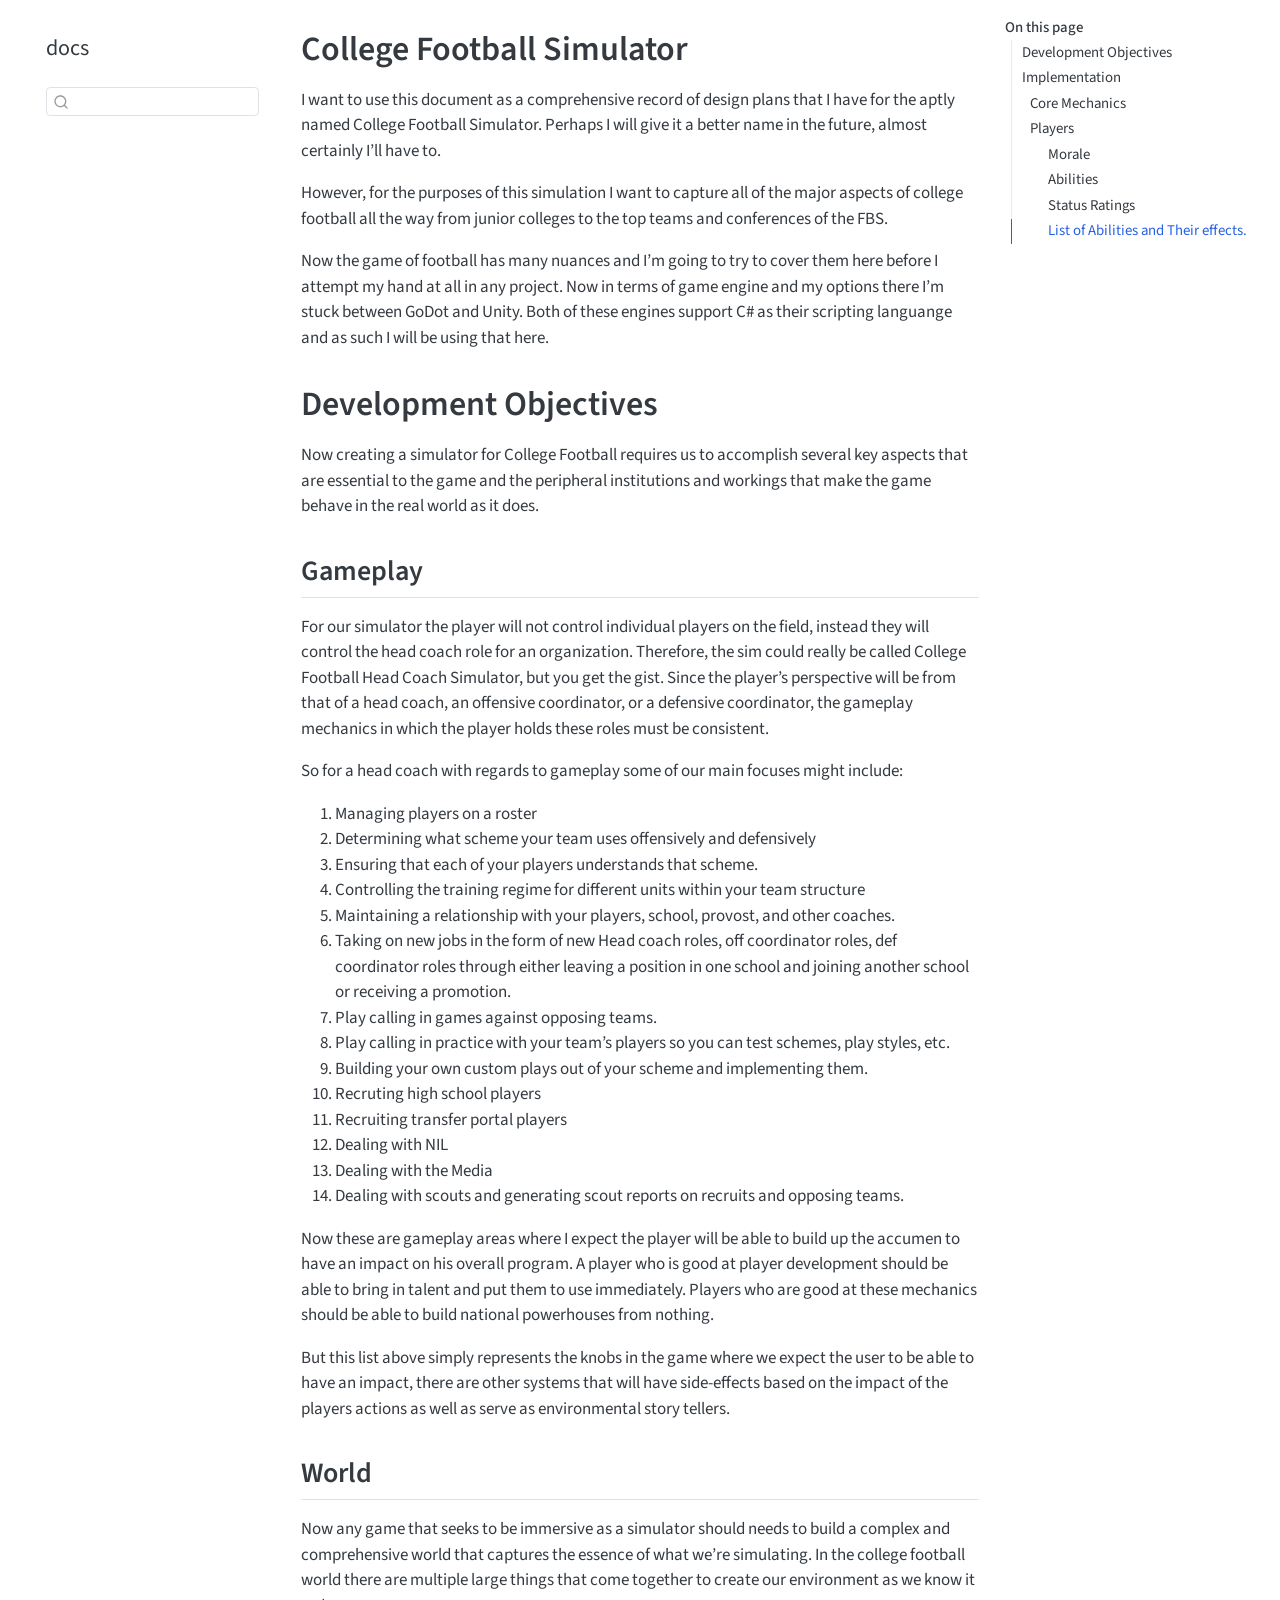
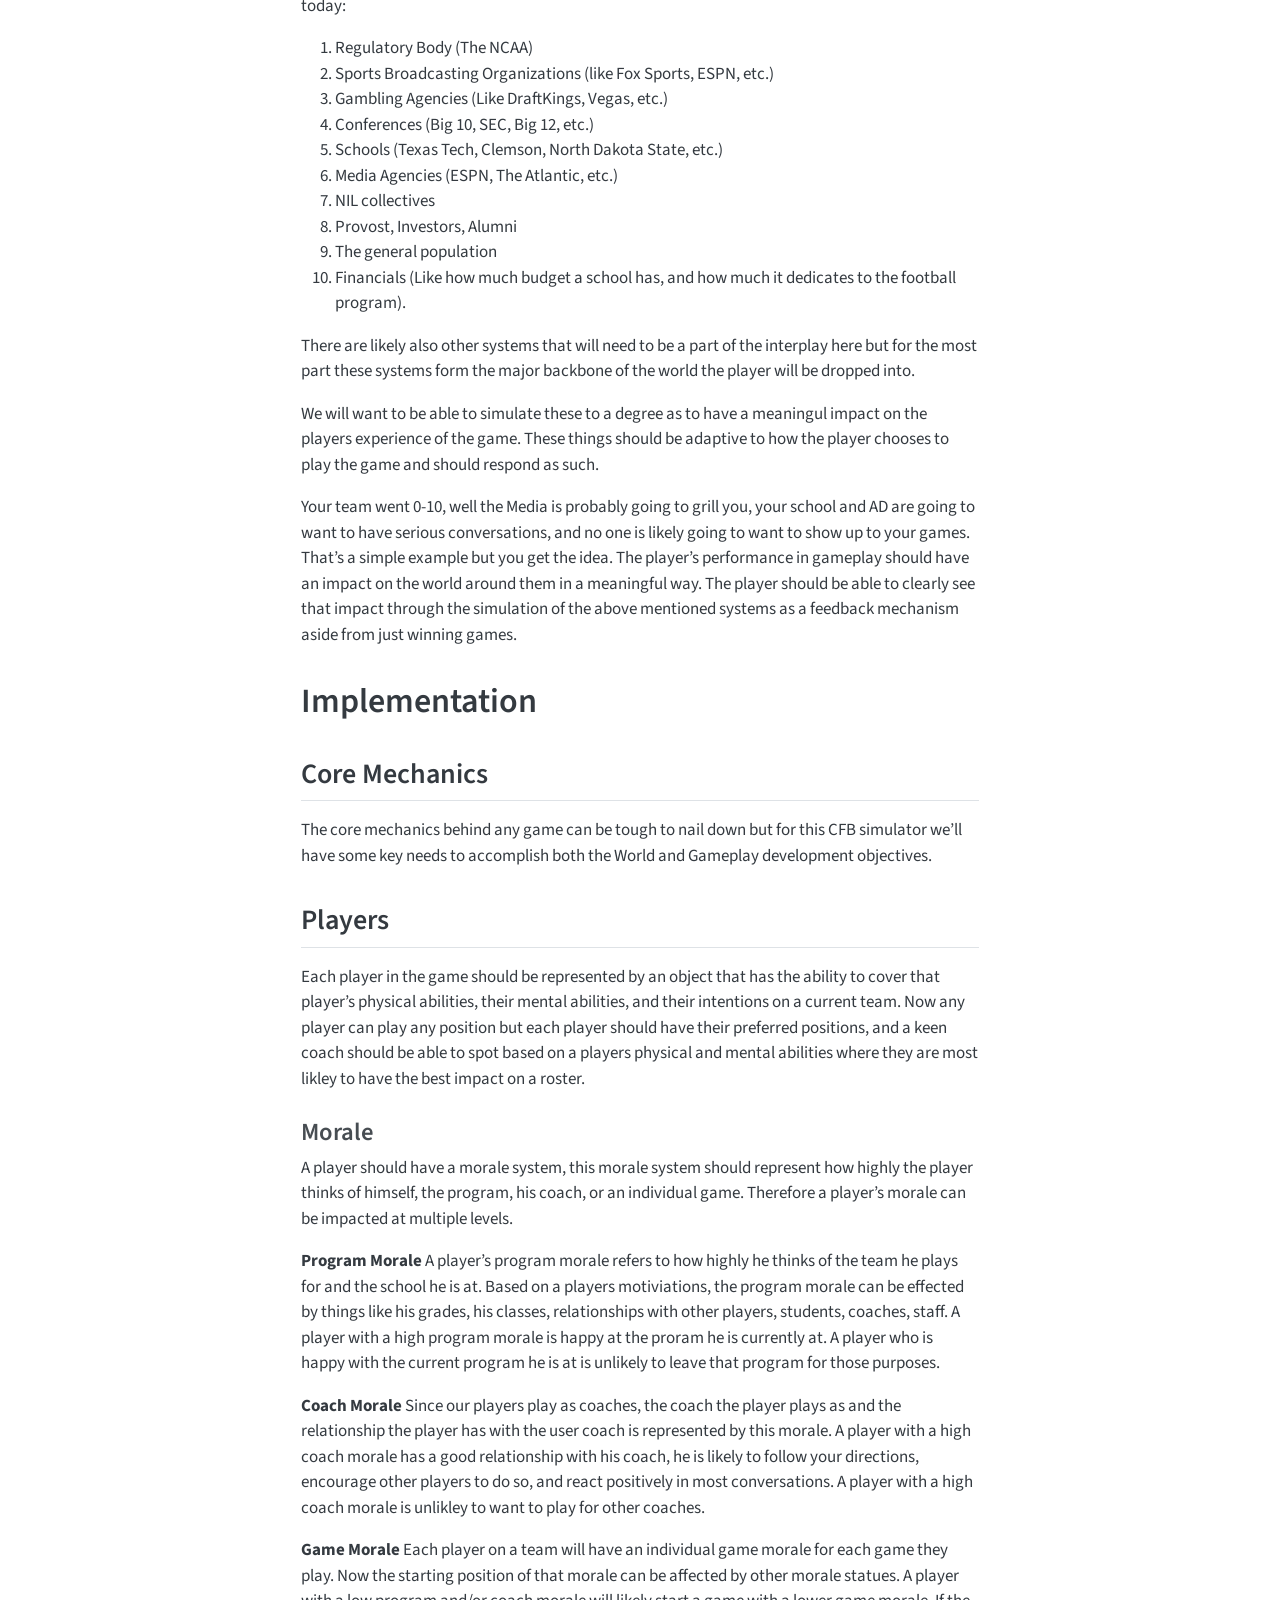
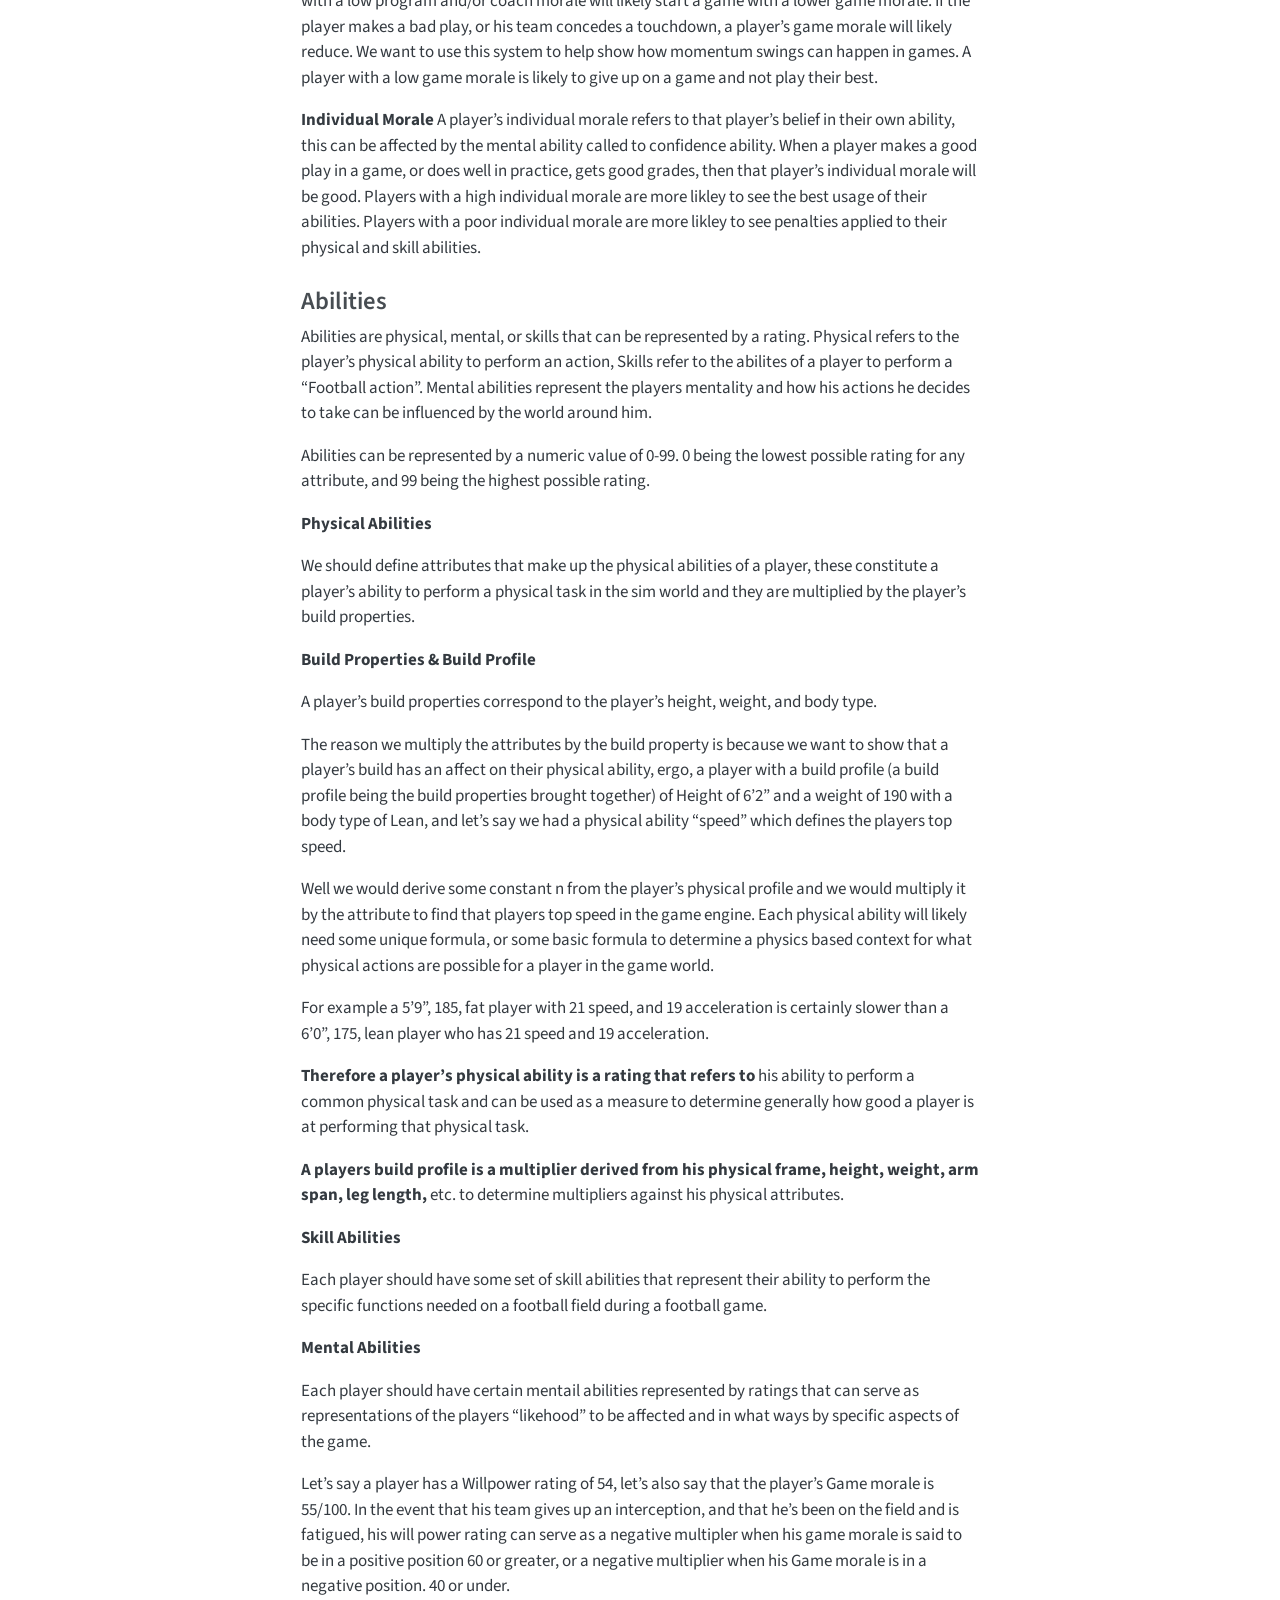
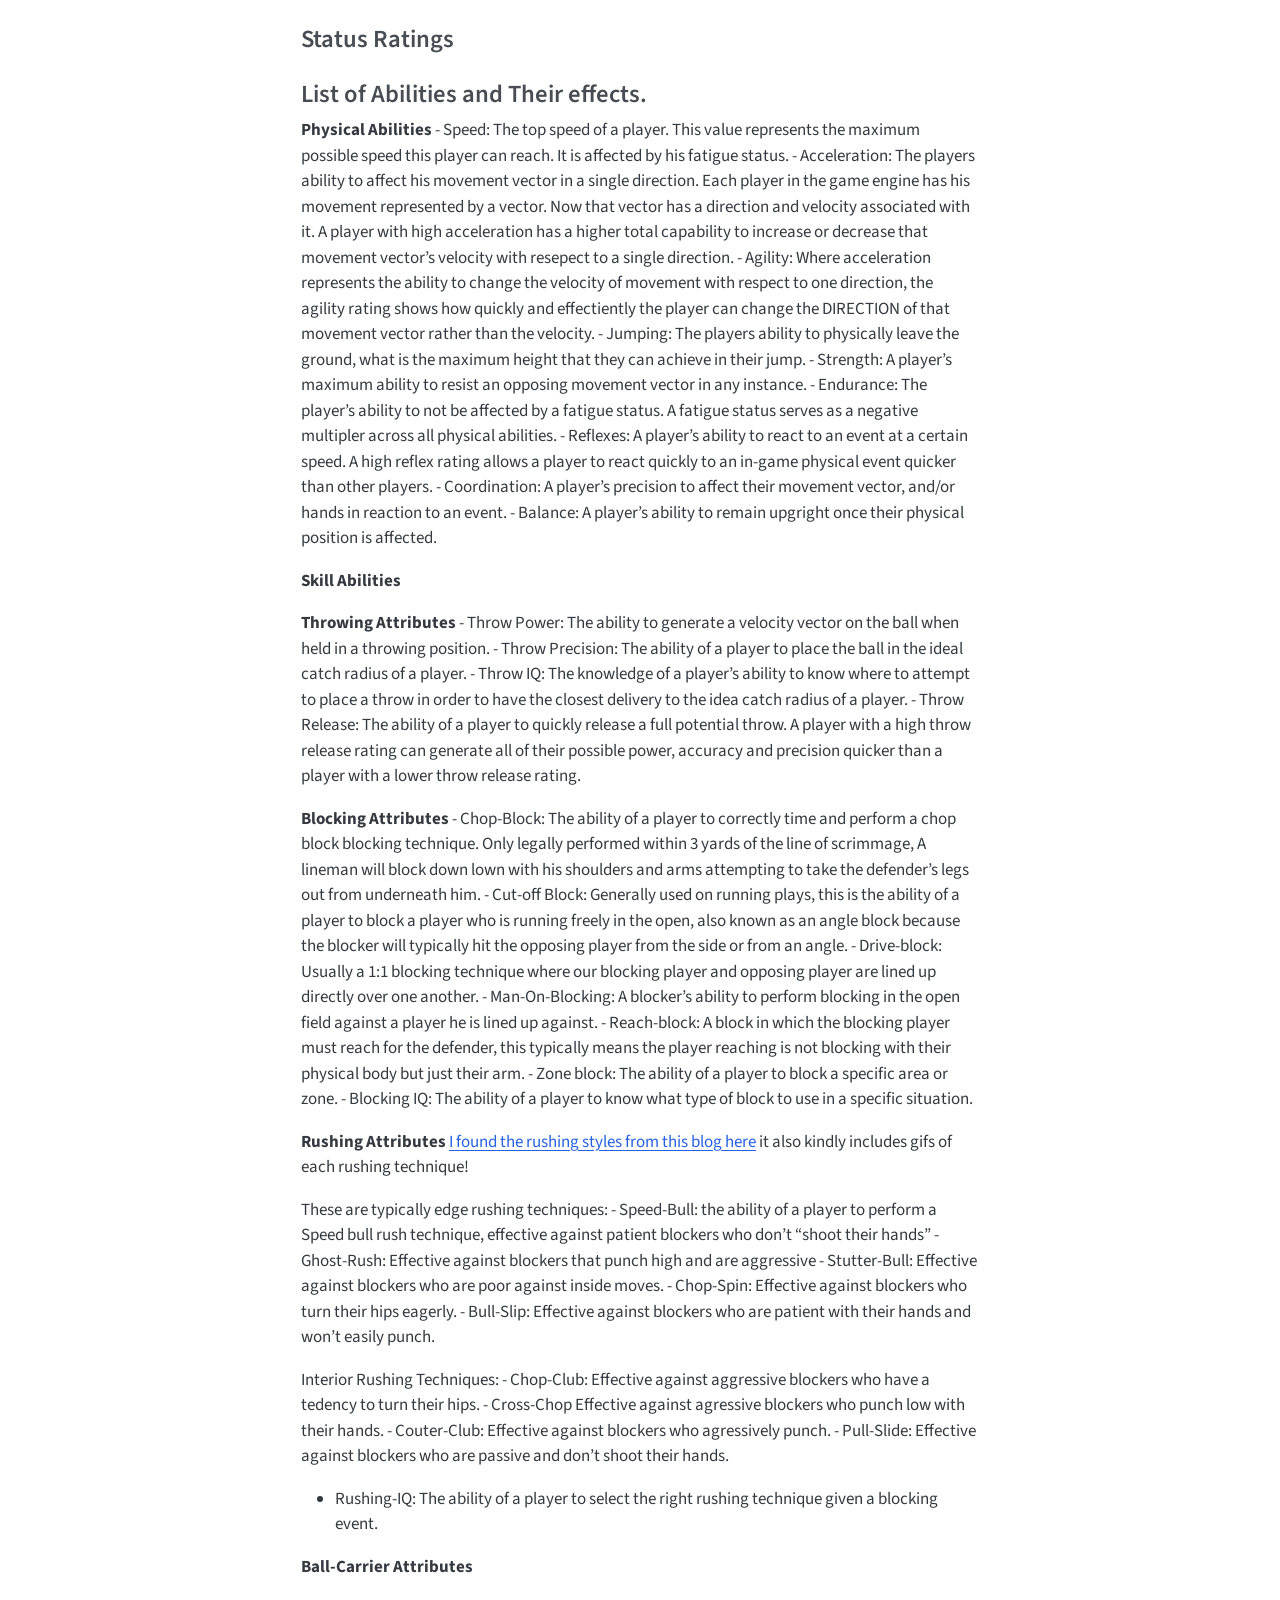
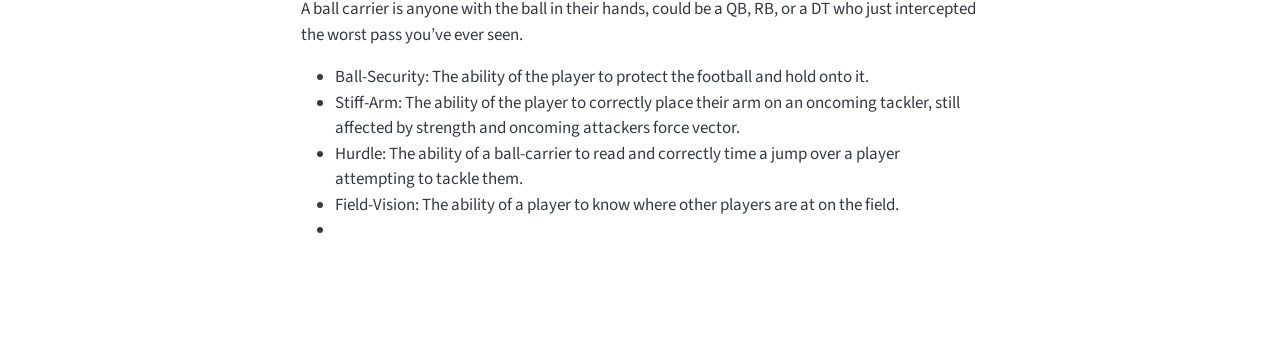
<file: index.html>
<!DOCTYPE html>
<html xmlns="http://www.w3.org/1999/xhtml" lang="en" xml:lang="en"><head>

<meta charset="utf-8">
<meta name="generator" content="quarto-1.9.38">

<meta name="viewport" content="width=device-width, initial-scale=1.0, user-scalable=yes">


<title>College Football Simulator – docs</title>
<style>
/* Default styles provided by pandoc.
** See https://pandoc.org/MANUAL.html#variables-for-html for config info.
*/
code{white-space: pre-wrap;}
span.smallcaps{font-variant: small-caps;}
div.columns{display: flex; gap: min(4vw, 1.5em);}
div.column{flex: auto; overflow-x: auto;}
div.hanging-indent{margin-left: 1.5em; text-indent: -1.5em;}
ul.task-list{list-style: none;}
ul.task-list li input[type="checkbox"] {
  width: 0.8em;
  margin: 0 0.8em 0.2em -1em; /* quarto-specific, see https://github.com/quarto-dev/quarto-cli/issues/4556 */ 
  vertical-align: middle;
}
</style>


<script src="site_libs/quarto-nav/quarto-nav.js"></script>
<script src="site_libs/quarto-nav/headroom.min.js"></script>
<script src="site_libs/clipboard/clipboard.min.js"></script>
<script src="site_libs/quarto-search/autocomplete.umd.js"></script>
<script src="site_libs/quarto-search/fuse.min.js"></script>
<script src="site_libs/quarto-search/quarto-search.js"></script>
<meta name="quarto:offset" content="./">
<script src="site_libs/quarto-html/quarto.js" type="module"></script>
<script src="site_libs/quarto-html/tabsets/tabsets.js" type="module"></script>
<script src="site_libs/quarto-html/popper.min.js"></script>
<script src="site_libs/quarto-html/tippy.umd.min.js"></script>
<script src="site_libs/quarto-html/anchor.min.js"></script>
<link href="site_libs/quarto-html/tippy.css" rel="stylesheet">
<link href="site_libs/quarto-html/quarto-syntax-highlighting-15634bcf2e68342d4ad2dfa704d543f6.css" rel="stylesheet" id="quarto-text-highlighting-styles">
<script src="site_libs/bootstrap/bootstrap.min.js"></script>
<link href="site_libs/bootstrap/bootstrap-icons.css" rel="stylesheet">
<link href="site_libs/bootstrap/bootstrap-bba5ebae505b5c03f3f0d8040a416a6b.min.css" rel="stylesheet" append-hash="true" id="quarto-bootstrap" data-mode="light">
<script id="quarto-search-options" type="application/json">{
  "location": "sidebar",
  "copy-button": false,
  "collapse-after": 3,
  "panel-placement": "start",
  "type": "textbox",
  "limit": 50,
  "keyboard-shortcut": [
    "f",
    "/",
    "s"
  ],
  "show-item-context": false,
  "language": {
    "search-no-results-text": "No results",
    "search-matching-documents-text": "matching documents",
    "search-copy-link-title": "Copy link to search",
    "search-hide-matches-text": "Hide additional matches",
    "search-more-match-text": "more match in this document",
    "search-more-matches-text": "more matches in this document",
    "search-clear-button-title": "Clear",
    "search-text-placeholder": "",
    "search-detached-cancel-button-title": "Cancel",
    "search-submit-button-title": "Submit",
    "search-label": "Search"
  }
}</script>


<link rel="stylesheet" href="styles.css">
</head>

<body class="nav-sidebar floating quarto-light">

<div id="quarto-search-results"></div>
  <header id="quarto-header" class="headroom fixed-top">
  <nav class="quarto-secondary-nav">
    <div class="container-fluid d-flex">
      <button type="button" class="quarto-btn-toggle btn" data-bs-toggle="collapse" role="button" data-bs-target=".quarto-sidebar-collapse-item" aria-controls="quarto-sidebar" aria-expanded="false" aria-label="Toggle sidebar navigation" onclick="if (window.quartoToggleHeadroom) { window.quartoToggleHeadroom(); }">
        <i class="bi bi-layout-text-sidebar-reverse"></i>
      </button>
        <nav class="quarto-page-breadcrumbs" aria-label="breadcrumb"><ol class="breadcrumb"><li class="breadcrumb-item">
      docs
      </li></ol></nav>
        <a class="flex-grow-1" role="navigation" data-bs-toggle="collapse" data-bs-target=".quarto-sidebar-collapse-item" aria-controls="quarto-sidebar" aria-expanded="false" aria-label="Toggle sidebar navigation" onclick="if (window.quartoToggleHeadroom) { window.quartoToggleHeadroom(); }">      
        </a>
      <button type="button" class="btn quarto-search-button" aria-label="Search" onclick="window.quartoOpenSearch();">
        <i class="bi bi-search"></i>
      </button>
    </div>
  </nav>
</header>
<!-- content -->
<div id="quarto-content" class="quarto-container page-columns page-rows-contents page-layout-article">
<!-- sidebar -->
  <nav id="quarto-sidebar" class="sidebar collapse collapse-horizontal quarto-sidebar-collapse-item sidebar-navigation floating overflow-auto">
    <div class="pt-lg-2 mt-2 text-left sidebar-header">
    <div class="sidebar-title mb-0 py-0">
      <a href="./">docs</a> 
    </div>
      </div>
        <div class="mt-2 flex-shrink-0 align-items-center">
        <div class="sidebar-search">
        <div id="quarto-search" class="" title="Search"></div>
        </div>
        </div>
</nav>
<div id="quarto-sidebar-glass" class="quarto-sidebar-collapse-item" data-bs-toggle="collapse" data-bs-target=".quarto-sidebar-collapse-item"></div>
<!-- margin-sidebar -->
    <div id="quarto-margin-sidebar" class="sidebar margin-sidebar">
        <nav id="TOC" role="doc-toc" class="toc-active">
    <h2 id="toc-title">On this page</h2>
   
  <ul>
  <li><a href="#development-objectives" id="toc-development-objectives" class="nav-link active" data-scroll-target="#development-objectives">Development Objectives</a>
  <ul class="collapse">
  <li><a href="#gameplay" id="toc-gameplay" class="nav-link" data-scroll-target="#gameplay">Gameplay</a></li>
  <li><a href="#world" id="toc-world" class="nav-link" data-scroll-target="#world">World</a></li>
  </ul></li>
  <li><a href="#implementation" id="toc-implementation" class="nav-link" data-scroll-target="#implementation">Implementation</a>
  <ul class="collapse">
  <li><a href="#core-mechanics" id="toc-core-mechanics" class="nav-link" data-scroll-target="#core-mechanics">Core Mechanics</a></li>
  <li><a href="#players" id="toc-players" class="nav-link" data-scroll-target="#players">Players</a>
  <ul class="collapse">
  <li><a href="#morale" id="toc-morale" class="nav-link" data-scroll-target="#morale">Morale</a></li>
  <li><a href="#abilities" id="toc-abilities" class="nav-link" data-scroll-target="#abilities">Abilities</a></li>
  <li><a href="#status-ratings" id="toc-status-ratings" class="nav-link" data-scroll-target="#status-ratings">Status Ratings</a></li>
  <li><a href="#list-of-abilities-and-their-effects." id="toc-list-of-abilities-and-their-effects." class="nav-link" data-scroll-target="#list-of-abilities-and-their-effects.">List of Abilities and Their effects.</a></li>
  </ul></li>
  </ul></li>
  </ul>
</nav>
    </div>
<!-- main -->
<main class="content" id="quarto-document-content">

<header id="title-block-header" class="quarto-title-block default">
<div class="quarto-title">
<h1 class="title">College Football Simulator</h1>
</div>



<div class="quarto-title-meta">

    
  
    
  </div>
  


</header>


<p>I want to use this document as a comprehensive record of design plans that I have for the aptly named College Football Simulator. Perhaps I will give it a better name in the future, almost certainly I’ll have to.</p>
<p>However, for the purposes of this simulation I want to capture all of the major aspects of college football all the way from junior colleges to the top teams and conferences of the FBS.</p>
<p>Now the game of football has many nuances and I’m going to try to cover them here before I attempt my hand at all in any project. Now in terms of game engine and my options there I’m stuck between GoDot and Unity. Both of these engines support C# as their scripting languange and as such I will be using that here.</p>
<section id="development-objectives" class="level1">
<h1>Development Objectives</h1>
<p>Now creating a simulator for College Football requires us to accomplish several key aspects that are essential to the game and the peripheral institutions and workings that make the game behave in the real world as it does.</p>
<section id="gameplay" class="level2">
<h2 class="anchored" data-anchor-id="gameplay">Gameplay</h2>
<p>For our simulator the player will not control individual players on the field, instead they will control the head coach role for an organization. Therefore, the sim could really be called College Football Head Coach Simulator, but you get the gist. Since the player’s perspective will be from that of a head coach, an offensive coordinator, or a defensive coordinator, the gameplay mechanics in which the player holds these roles must be consistent.</p>
<p>So for a head coach with regards to gameplay some of our main focuses might include:</p>
<ol type="1">
<li>Managing players on a roster</li>
<li>Determining what scheme your team uses offensively and defensively</li>
<li>Ensuring that each of your players understands that scheme.</li>
<li>Controlling the training regime for different units within your team structure</li>
<li>Maintaining a relationship with your players, school, provost, and other coaches.</li>
<li>Taking on new jobs in the form of new Head coach roles, off coordinator roles, def coordinator roles through either leaving a position in one school and joining another school or receiving a promotion.</li>
<li>Play calling in games against opposing teams.</li>
<li>Play calling in practice with your team’s players so you can test schemes, play styles, etc.</li>
<li>Building your own custom plays out of your scheme and implementing them.</li>
<li>Recruting high school players</li>
<li>Recruiting transfer portal players</li>
<li>Dealing with NIL</li>
<li>Dealing with the Media</li>
<li>Dealing with scouts and generating scout reports on recruits and opposing teams.</li>
</ol>
<p>Now these are gameplay areas where I expect the player will be able to build up the accumen to have an impact on his overall program. A player who is good at player development should be able to bring in talent and put them to use immediately. Players who are good at these mechanics should be able to build national powerhouses from nothing.</p>
<p>But this list above simply represents the knobs in the game where we expect the user to be able to have an impact, there are other systems that will have side-effects based on the impact of the players actions as well as serve as environmental story tellers.</p>
</section>
<section id="world" class="level2">
<h2 class="anchored" data-anchor-id="world">World</h2>
<p>Now any game that seeks to be immersive as a simulator should needs to build a complex and comprehensive world that captures the essence of what we’re simulating. In the college football world there are multiple large things that come together to create our environment as we know it today:</p>
<ol type="1">
<li>Regulatory Body (The NCAA)</li>
<li>Sports Broadcasting Organizations (like Fox Sports, ESPN, etc.)</li>
<li>Gambling Agencies (Like DraftKings, Vegas, etc.)</li>
<li>Conferences (Big 10, SEC, Big 12, etc.)</li>
<li>Schools (Texas Tech, Clemson, North Dakota State, etc.)</li>
<li>Media Agencies (ESPN, The Atlantic, etc.)</li>
<li>NIL collectives</li>
<li>Provost, Investors, Alumni</li>
<li>The general population</li>
<li>Financials (Like how much budget a school has, and how much it dedicates to the football program).</li>
</ol>
<p>There are likely also other systems that will need to be a part of the interplay here but for the most part these systems form the major backbone of the world the player will be dropped into.</p>
<p>We will want to be able to simulate these to a degree as to have a meaningul impact on the players experience of the game. These things should be adaptive to how the player chooses to play the game and should respond as such.</p>
<p>Your team went 0-10, well the Media is probably going to grill you, your school and AD are going to want to have serious conversations, and no one is likely going to want to show up to your games. That’s a simple example but you get the idea. The player’s performance in gameplay should have an impact on the world around them in a meaningful way. The player should be able to clearly see that impact through the simulation of the above mentioned systems as a feedback mechanism aside from just winning games.</p>
</section>
</section>
<section id="implementation" class="level1">
<h1>Implementation</h1>
<section id="core-mechanics" class="level2">
<h2 class="anchored" data-anchor-id="core-mechanics">Core Mechanics</h2>
<p>The core mechanics behind any game can be tough to nail down but for this CFB simulator we’ll have some key needs to accomplish both the World and Gameplay development objectives.</p>
</section>
<section id="players" class="level2">
<h2 class="anchored" data-anchor-id="players">Players</h2>
<p>Each player in the game should be represented by an object that has the ability to cover that player’s physical abilities, their mental abilities, and their intentions on a current team. Now any player can play any position but each player should have their preferred positions, and a keen coach should be able to spot based on a players physical and mental abilities where they are most likley to have the best impact on a roster.</p>
<section id="morale" class="level3">
<h3 class="anchored" data-anchor-id="morale">Morale</h3>
<p>A player should have a morale system, this morale system should represent how highly the player thinks of himself, the program, his coach, or an individual game. Therefore a player’s morale can be impacted at multiple levels.</p>
<p><strong>Program Morale</strong> A player’s program morale refers to how highly he thinks of the team he plays for and the school he is at. Based on a players motiviations, the program morale can be effected by things like his grades, his classes, relationships with other players, students, coaches, staff. A player with a high program morale is happy at the proram he is currently at. A player who is happy with the current program he is at is unlikely to leave that program for those purposes.</p>
<p><strong>Coach Morale</strong> Since our players play as coaches, the coach the player plays as and the relationship the player has with the user coach is represented by this morale. A player with a high coach morale has a good relationship with his coach, he is likely to follow your directions, encourage other players to do so, and react positively in most conversations. A player with a high coach morale is unlikley to want to play for other coaches.</p>
<p><strong>Game Morale</strong> Each player on a team will have an individual game morale for each game they play. Now the starting position of that morale can be affected by other morale statues. A player with a low program and/or coach morale will likely start a game with a lower game morale. If the player makes a bad play, or his team concedes a touchdown, a player’s game morale will likely reduce. We want to use this system to help show how momentum swings can happen in games. A player with a low game morale is likely to give up on a game and not play their best.</p>
<p><strong>Individual Morale</strong> A player’s individual morale refers to that player’s belief in their own ability, this can be affected by the mental ability called to confidence ability. When a player makes a good play in a game, or does well in practice, gets good grades, then that player’s individual morale will be good. Players with a high individual morale are more likley to see the best usage of their abilities. Players with a poor individual morale are more likley to see penalties applied to their physical and skill abilities.</p>
</section>
<section id="abilities" class="level3">
<h3 class="anchored" data-anchor-id="abilities">Abilities</h3>
<p>Abilities are physical, mental, or skills that can be represented by a rating. Physical refers to the player’s physical ability to perform an action, Skills refer to the abilites of a player to perform a “Football action”. Mental abilities represent the players mentality and how his actions he decides to take can be influenced by the world around him.</p>
<p>Abilities can be represented by a numeric value of 0-99. 0 being the lowest possible rating for any attribute, and 99 being the highest possible rating.</p>
<p><strong>Physical Abilities</strong></p>
<p>We should define attributes that make up the physical abilities of a player, these constitute a player’s ability to perform a physical task in the sim world and they are multiplied by the player’s build properties.</p>
<p><strong>Build Properties &amp; Build Profile</strong></p>
<p>A player’s build properties correspond to the player’s height, weight, and body type.</p>
<p>The reason we multiply the attributes by the build property is because we want to show that a player’s build has an affect on their physical ability, ergo, a player with a build profile (a build profile being the build properties brought together) of Height of 6’2” and a weight of 190 with a body type of Lean, and let’s say we had a physical ability “speed” which defines the players top speed.</p>
<p>Well we would derive some constant n from the player’s physical profile and we would multiply it by the attribute to find that players top speed in the game engine. Each physical ability will likely need some unique formula, or some basic formula to determine a physics based context for what physical actions are possible for a player in the game world.</p>
<p>For example a 5’9”, 185, fat player with 21 speed, and 19 acceleration is certainly slower than a 6’0”, 175, lean player who has 21 speed and 19 acceleration.</p>
<p><strong>Therefore a player’s physical ability is a rating that refers to</strong> his ability to perform a common physical task and can be used as a measure to determine generally how good a player is at performing that physical task.</p>
<p><strong>A players build profile is a multiplier derived from his physical frame, height, weight, arm span, leg length,</strong> etc. to determine multipliers against his physical attributes.</p>
<p><strong>Skill Abilities</strong></p>
<p>Each player should have some set of skill abilities that represent their ability to perform the specific functions needed on a football field during a football game.</p>
<p><strong>Mental Abilities</strong></p>
<p>Each player should have certain mentail abilities represented by ratings that can serve as representations of the players “likehood” to be affected and in what ways by specific aspects of the game.</p>
<p>Let’s say a player has a Willpower rating of 54, let’s also say that the player’s Game morale is 55/100. In the event that his team gives up an interception, and that he’s been on the field and is fatigued, his will power rating can serve as a negative multipler when his game morale is said to be in a positive position 60 or greater, or a negative multiplier when his Game morale is in a negative position. 40 or under.</p>
</section>
<section id="status-ratings" class="level3">
<h3 class="anchored" data-anchor-id="status-ratings">Status Ratings</h3>
</section>
<section id="list-of-abilities-and-their-effects." class="level3">
<h3 class="anchored" data-anchor-id="list-of-abilities-and-their-effects.">List of Abilities and Their effects.</h3>
<p><strong>Physical Abilities</strong> - Speed: The top speed of a player. This value represents the maximum possible speed this player can reach. It is affected by his fatigue status. - Acceleration: The players ability to affect his movement vector in a single direction. Each player in the game engine has his movement represented by a vector. Now that vector has a direction and velocity associated with it. A player with high acceleration has a higher total capability to increase or decrease that movement vector’s velocity with resepect to a single direction. - Agility: Where acceleration represents the ability to change the velocity of movement with respect to one direction, the agility rating shows how quickly and effectiently the player can change the DIRECTION of that movement vector rather than the velocity. - Jumping: The players ability to physically leave the ground, what is the maximum height that they can achieve in their jump. - Strength: A player’s maximum ability to resist an opposing movement vector in any instance. - Endurance: The player’s ability to not be affected by a fatigue status. A fatigue status serves as a negative multipler across all physical abilities. - Reflexes: A player’s ability to react to an event at a certain speed. A high reflex rating allows a player to react quickly to an in-game physical event quicker than other players. - Coordination: A player’s precision to affect their movement vector, and/or hands in reaction to an event. - Balance: A player’s ability to remain upgright once their physical position is affected.</p>
<p><strong>Skill Abilities</strong></p>
<p><strong>Throwing Attributes</strong> - Throw Power: The ability to generate a velocity vector on the ball when held in a throwing position. - Throw Precision: The ability of a player to place the ball in the ideal catch radius of a player. - Throw IQ: The knowledge of a player’s ability to know where to attempt to place a throw in order to have the closest delivery to the idea catch radius of a player. - Throw Release: The ability of a player to quickly release a full potential throw. A player with a high throw release rating can generate all of their possible power, accuracy and precision quicker than a player with a lower throw release rating.</p>
<p><strong>Blocking Attributes</strong> - Chop-Block: The ability of a player to correctly time and perform a chop block blocking technique. Only legally performed within 3 yards of the line of scrimmage, A lineman will block down lown with his shoulders and arms attempting to take the defender’s legs out from underneath him. - Cut-off Block: Generally used on running plays, this is the ability of a player to block a player who is running freely in the open, also known as an angle block because the blocker will typically hit the opposing player from the side or from an angle. - Drive-block: Usually a 1:1 blocking technique where our blocking player and opposing player are lined up directly over one another. - Man-On-Blocking: A blocker’s ability to perform blocking in the open field against a player he is lined up against. - Reach-block: A block in which the blocking player must reach for the defender, this typically means the player reaching is not blocking with their physical body but just their arm. - Zone block: The ability of a player to block a specific area or zone. - Blocking IQ: The ability of a player to know what type of block to use in a specific situation.</p>
<p><strong>Rushing Attributes</strong> <a href="https://dlineexamples.substack.com/p/pass-rush-moves-handbook">I found the rushing styles from this blog here</a> it also kindly includes gifs of each rushing technique!</p>
<p>These are typically edge rushing techniques: - Speed-Bull: the ability of a player to perform a Speed bull rush technique, effective against patient blockers who don’t “shoot their hands” - Ghost-Rush: Effective against blockers that punch high and are aggressive - Stutter-Bull: Effective against blockers who are poor against inside moves. - Chop-Spin: Effective against blockers who turn their hips eagerly. - Bull-Slip: Effective against blockers who are patient with their hands and won’t easily punch.</p>
<p>Interior Rushing Techniques: - Chop-Club: Effective against aggressive blockers who have a tedency to turn their hips. - Cross-Chop Effective against agressive blockers who punch low with their hands. - Couter-Club: Effective against blockers who agressively punch. - Pull-Slide: Effective against blockers who are passive and don’t shoot their hands.</p>
<ul>
<li>Rushing-IQ: The ability of a player to select the right rushing technique given a blocking event.</li>
</ul>
<p><strong>Ball-Carrier Attributes</strong></p>
<p>A ball carrier is anyone with the ball in their hands, could be a QB, RB, or a DT who just intercepted the worst pass you’ve ever seen.</p>
<ul>
<li>Ball-Security: The ability of the player to protect the football and hold onto it.</li>
<li>Stiff-Arm: The ability of the player to correctly place their arm on an oncoming tackler, still affected by strength and oncoming attackers force vector.</li>
<li>Hurdle: The ability of a ball-carrier to read and correctly time a jump over a player attempting to tackle them.</li>
<li>Field-Vision: The ability of a player to know where other players are at on the field.</li>
<li></li>
</ul>


</section>
</section>
</section>

</main> <!-- /main -->
<script id="quarto-html-after-body" type="application/javascript">
  window.document.addEventListener("DOMContentLoaded", function (event) {
    const icon = "";
    const anchorJS = new window.AnchorJS();
    anchorJS.options = {
      placement: 'right',
      icon: icon
    };
    anchorJS.add('.anchored');
    const isCodeAnnotation = (el) => {
      for (const clz of el.classList) {
        if (clz.startsWith('code-annotation-')) {                     
          return true;
        }
      }
      return false;
    }
    const onCopySuccess = function(e) {
      // button target
      const button = e.trigger;
      // don't keep focus
      button.blur();
      // flash "checked"
      button.classList.add('code-copy-button-checked');
      var currentTitle = button.getAttribute("title");
      button.setAttribute("title", "Copied!");
      let tooltip;
      if (window.bootstrap) {
        button.setAttribute("data-bs-toggle", "tooltip");
        button.setAttribute("data-bs-placement", "left");
        button.setAttribute("data-bs-title", "Copied!");
        tooltip = new bootstrap.Tooltip(button, 
          { trigger: "manual", 
            customClass: "code-copy-button-tooltip",
            offset: [0, -8]});
        tooltip.show();    
      }
      setTimeout(function() {
        if (tooltip) {
          tooltip.hide();
          button.removeAttribute("data-bs-title");
          button.removeAttribute("data-bs-toggle");
          button.removeAttribute("data-bs-placement");
        }
        button.setAttribute("title", currentTitle);
        button.classList.remove('code-copy-button-checked');
      }, 1000);
      // clear code selection
      e.clearSelection();
    }
    const getTextToCopy = function(trigger) {
      const outerScaffold = trigger.parentElement.cloneNode(true);
      const codeEl = outerScaffold.querySelector('code');
      for (const childEl of codeEl.children) {
        if (isCodeAnnotation(childEl)) {
          childEl.remove();
        }
      }
      return codeEl.innerText;
    }
    const clipboard = new window.ClipboardJS('.code-copy-button:not([data-in-quarto-modal])', {
      text: getTextToCopy
    });
    clipboard.on('success', onCopySuccess);
    if (window.document.getElementById('quarto-embedded-source-code-modal')) {
      const clipboardModal = new window.ClipboardJS('.code-copy-button[data-in-quarto-modal]', {
        text: getTextToCopy,
        container: window.document.getElementById('quarto-embedded-source-code-modal')
      });
      clipboardModal.on('success', onCopySuccess);
    }
      var localhostRegex = new RegExp(/^(?:http|https):\/\/localhost\:?[0-9]*\//);
      var mailtoRegex = new RegExp(/^mailto:/);
        var filterRegex = new RegExp("https:\/\/wfowle-ilabs\.github\.io\/CollegeFootballSimulator\/");
      var isInternal = (href) => {
          return filterRegex.test(href) || localhostRegex.test(href) || mailtoRegex.test(href);
      }
      // Inspect non-navigation links and adorn them if external
     var links = window.document.querySelectorAll('a[href]:not(.nav-link):not(.navbar-brand):not(.toc-action):not(.sidebar-link):not(.sidebar-item-toggle):not(.pagination-link):not(.no-external):not([aria-hidden]):not(.dropdown-item):not(.quarto-navigation-tool):not(.about-link)');
      for (var i=0; i<links.length; i++) {
        const link = links[i];
        if (!isInternal(link.href)) {
          // undo the damage that might have been done by quarto-nav.js in the case of
          // links that we want to consider external
          if (link.dataset.originalHref !== undefined) {
            link.href = link.dataset.originalHref;
          }
        }
      }
    function tippyHover(el, contentFn, onTriggerFn, onUntriggerFn) {
      const config = {
        allowHTML: true,
        maxWidth: 500,
        delay: 100,
        arrow: false,
        appendTo: function(el) {
            return el.parentElement;
        },
        interactive: true,
        interactiveBorder: 10,
        theme: 'quarto',
        placement: 'bottom-start',
      };
      if (contentFn) {
        config.content = contentFn;
      }
      if (onTriggerFn) {
        config.onTrigger = onTriggerFn;
      }
      if (onUntriggerFn) {
        config.onUntrigger = onUntriggerFn;
      }
      window.tippy(el, config); 
    }
    const noterefs = window.document.querySelectorAll('a[role="doc-noteref"]');
    for (var i=0; i<noterefs.length; i++) {
      const ref = noterefs[i];
      tippyHover(ref, function() {
        // use id or data attribute instead here
        let href = ref.getAttribute('data-footnote-href') || ref.getAttribute('href');
        try { href = new URL(href).hash; } catch {}
        const id = href.replace(/^#\/?/, "");
        const note = window.document.getElementById(id);
        if (note) {
          return note.innerHTML;
        } else {
          return "";
        }
      });
    }
    const xrefs = window.document.querySelectorAll('a.quarto-xref');
    const processXRef = (id, note) => {
      // Strip column container classes
      const stripColumnClz = (el) => {
        el.classList.remove("page-full", "page-columns");
        if (el.children) {
          for (const child of el.children) {
            stripColumnClz(child);
          }
        }
      }
      stripColumnClz(note)
      if (id === null || id.startsWith('sec-')) {
        // Special case sections, only their first couple elements
        const container = document.createElement("div");
        if (note.children && note.children.length > 2) {
          container.appendChild(note.children[0].cloneNode(true));
          for (let i = 1; i < note.children.length; i++) {
            const child = note.children[i];
            if (child.tagName === "P" && child.innerText === "") {
              continue;
            } else {
              container.appendChild(child.cloneNode(true));
              break;
            }
          }
          if (window.Quarto?.typesetMath) {
            window.Quarto.typesetMath(container);
          }
          return container.innerHTML
        } else {
          if (window.Quarto?.typesetMath) {
            window.Quarto.typesetMath(note);
          }
          return note.innerHTML;
        }
      } else {
        // Remove any anchor links if they are present
        const anchorLink = note.querySelector('a.anchorjs-link');
        if (anchorLink) {
          anchorLink.remove();
        }
        if (window.Quarto?.typesetMath) {
          window.Quarto.typesetMath(note);
        }
        if (note.classList.contains("callout")) {
          return note.outerHTML;
        } else {
          return note.innerHTML;
        }
      }
    }
    for (var i=0; i<xrefs.length; i++) {
      const xref = xrefs[i];
      tippyHover(xref, undefined, function(instance) {
        instance.disable();
        let url = xref.getAttribute('href');
        let hash = undefined; 
        if (url.startsWith('#')) {
          hash = url;
        } else {
          try { hash = new URL(url).hash; } catch {}
        }
        if (hash) {
          const id = hash.replace(/^#\/?/, "");
          const note = window.document.getElementById(id);
          if (note !== null) {
            try {
              const html = processXRef(id, note.cloneNode(true));
              instance.setContent(html);
            } finally {
              instance.enable();
              instance.show();
            }
          } else {
            // See if we can fetch this
            fetch(url.split('#')[0])
            .then(res => res.text())
            .then(html => {
              const parser = new DOMParser();
              const htmlDoc = parser.parseFromString(html, "text/html");
              const note = htmlDoc.getElementById(id);
              if (note !== null) {
                const html = processXRef(id, note);
                instance.setContent(html);
              } 
            }).finally(() => {
              instance.enable();
              instance.show();
            });
          }
        } else {
          // See if we can fetch a full url (with no hash to target)
          // This is a special case and we should probably do some content thinning / targeting
          fetch(url)
          .then(res => res.text())
          .then(html => {
            const parser = new DOMParser();
            const htmlDoc = parser.parseFromString(html, "text/html");
            const note = htmlDoc.querySelector('main.content');
            if (note !== null) {
              // This should only happen for chapter cross references
              // (since there is no id in the URL)
              // remove the first header
              if (note.children.length > 0 && note.children[0].tagName === "HEADER") {
                note.children[0].remove();
              }
              const html = processXRef(null, note);
              instance.setContent(html);
            } 
          }).finally(() => {
            instance.enable();
            instance.show();
          });
        }
      }, function(instance) {
      });
    }
        let selectedAnnoteEl;
        const selectorForAnnotation = ( cell, annotation) => {
          let cellAttr = 'data-code-cell="' + cell + '"';
          let lineAttr = 'data-code-annotation="' +  annotation + '"';
          const selector = 'span[' + cellAttr + '][' + lineAttr + ']';
          return selector;
        }
        const selectCodeLines = (annoteEl) => {
          const doc = window.document;
          const targetCell = annoteEl.getAttribute("data-target-cell");
          const targetAnnotation = annoteEl.getAttribute("data-target-annotation");
          const annoteSpan = window.document.querySelector(selectorForAnnotation(targetCell, targetAnnotation));
          const lines = annoteSpan.getAttribute("data-code-lines").split(",");
          const lineIds = lines.map((line) => {
            return targetCell + "-" + line;
          })
          let top = null;
          let height = null;
          let parent = null;
          if (lineIds.length > 0) {
              //compute the position of the single el (top and bottom and make a div)
              const el = window.document.getElementById(lineIds[0]);
              top = el.offsetTop;
              height = el.offsetHeight;
              parent = el.parentElement.parentElement;
            if (lineIds.length > 1) {
              const lastEl = window.document.getElementById(lineIds[lineIds.length - 1]);
              const bottom = lastEl.offsetTop + lastEl.offsetHeight;
              height = bottom - top;
            }
            if (top !== null && height !== null && parent !== null) {
              // cook up a div (if necessary) and position it 
              let div = window.document.getElementById("code-annotation-line-highlight");
              if (div === null) {
                div = window.document.createElement("div");
                div.setAttribute("id", "code-annotation-line-highlight");
                div.style.position = 'absolute';
                parent.appendChild(div);
              }
              div.style.top = top - 2 + "px";
              div.style.height = height + 4 + "px";
              div.style.left = 0;
              let gutterDiv = window.document.getElementById("code-annotation-line-highlight-gutter");
              if (gutterDiv === null) {
                gutterDiv = window.document.createElement("div");
                gutterDiv.setAttribute("id", "code-annotation-line-highlight-gutter");
                gutterDiv.style.position = 'absolute';
                const codeCell = window.document.getElementById(targetCell);
                const gutter = codeCell.querySelector('.code-annotation-gutter');
                gutter.appendChild(gutterDiv);
              }
              gutterDiv.style.top = top - 2 + "px";
              gutterDiv.style.height = height + 4 + "px";
            }
            selectedAnnoteEl = annoteEl;
          }
        };
        const unselectCodeLines = () => {
          const elementsIds = ["code-annotation-line-highlight", "code-annotation-line-highlight-gutter"];
          elementsIds.forEach((elId) => {
            const div = window.document.getElementById(elId);
            if (div) {
              div.remove();
            }
          });
          selectedAnnoteEl = undefined;
        };
          // Handle positioning of the toggle
      window.addEventListener(
        "resize",
        throttle(() => {
          elRect = undefined;
          if (selectedAnnoteEl) {
            selectCodeLines(selectedAnnoteEl);
          }
        }, 10)
      );
      function throttle(fn, ms) {
      let throttle = false;
      let timer;
        return (...args) => {
          if(!throttle) { // first call gets through
              fn.apply(this, args);
              throttle = true;
          } else { // all the others get throttled
              if(timer) clearTimeout(timer); // cancel #2
              timer = setTimeout(() => {
                fn.apply(this, args);
                timer = throttle = false;
              }, ms);
          }
        };
      }
        // Attach click handler to the DT
        const annoteDls = window.document.querySelectorAll('dt[data-target-cell]');
        for (const annoteDlNode of annoteDls) {
          annoteDlNode.addEventListener('click', (event) => {
            const clickedEl = event.target;
            if (clickedEl !== selectedAnnoteEl) {
              unselectCodeLines();
              const activeEl = window.document.querySelector('dt[data-target-cell].code-annotation-active');
              if (activeEl) {
                activeEl.classList.remove('code-annotation-active');
              }
              selectCodeLines(clickedEl);
              clickedEl.classList.add('code-annotation-active');
            } else {
              // Unselect the line
              unselectCodeLines();
              clickedEl.classList.remove('code-annotation-active');
            }
          });
        }
    const findCites = (el) => {
      const parentEl = el.parentElement;
      if (parentEl) {
        const cites = parentEl.dataset.cites;
        if (cites) {
          return {
            el,
            cites: cites.split(' ')
          };
        } else {
          return findCites(el.parentElement)
        }
      } else {
        return undefined;
      }
    };
    var bibliorefs = window.document.querySelectorAll('a[role="doc-biblioref"]');
    for (var i=0; i<bibliorefs.length; i++) {
      const ref = bibliorefs[i];
      const citeInfo = findCites(ref);
      if (citeInfo) {
        tippyHover(citeInfo.el, function() {
          var popup = window.document.createElement('div');
          citeInfo.cites.forEach(function(cite) {
            var citeDiv = window.document.createElement('div');
            citeDiv.classList.add('hanging-indent');
            citeDiv.classList.add('csl-entry');
            var biblioDiv = window.document.getElementById('ref-' + cite);
            if (biblioDiv) {
              citeDiv.innerHTML = biblioDiv.innerHTML;
            }
            popup.appendChild(citeDiv);
          });
          return popup.innerHTML;
        });
      }
    }
  });
  </script>
</div> <!-- /content -->




</body></html>
</file>
<file: site_libs/quarto-html/tippy.css>
.tippy-box[data-animation=fade][data-state=hidden]{opacity:0}[data-tippy-root]{max-width:calc(100vw - 10px)}.tippy-box{position:relative;background-color:#333;color:#fff;border-radius:4px;font-size:14px;line-height:1.4;white-space:normal;outline:0;transition-property:transform,visibility,opacity}.tippy-box[data-placement^=top]>.tippy-arrow{bottom:0}.tippy-box[data-placement^=top]>.tippy-arrow:before{bottom:-7px;left:0;border-width:8px 8px 0;border-top-color:initial;transform-origin:center top}.tippy-box[data-placement^=bottom]>.tippy-arrow{top:0}.tippy-box[data-placement^=bottom]>.tippy-arrow:before{top:-7px;left:0;border-width:0 8px 8px;border-bottom-color:initial;transform-origin:center bottom}.tippy-box[data-placement^=left]>.tippy-arrow{right:0}.tippy-box[data-placement^=left]>.tippy-arrow:before{border-width:8px 0 8px 8px;border-left-color:initial;right:-7px;transform-origin:center left}.tippy-box[data-placement^=right]>.tippy-arrow{left:0}.tippy-box[data-placement^=right]>.tippy-arrow:before{left:-7px;border-width:8px 8px 8px 0;border-right-color:initial;transform-origin:center right}.tippy-box[data-inertia][data-state=visible]{transition-timing-function:cubic-bezier(.54,1.5,.38,1.11)}.tippy-arrow{width:16px;height:16px;color:#333}.tippy-arrow:before{content:"";position:absolute;border-color:transparent;border-style:solid}.tippy-content{position:relative;padding:5px 9px;z-index:1}
</file>
<file: site_libs/quarto-html/quarto-syntax-highlighting-15634bcf2e68342d4ad2dfa704d543f6.css>
/* quarto syntax highlight colors */
:root {
  --quarto-hl-ot-color: #003B4F;
  --quarto-hl-at-color: #657422;
  --quarto-hl-ss-color: #20794D;
  --quarto-hl-an-color: #5E5E5E;
  --quarto-hl-fu-color: #4758AB;
  --quarto-hl-st-color: #20794D;
  --quarto-hl-cf-color: #003B4F;
  --quarto-hl-op-color: #5E5E5E;
  --quarto-hl-er-color: #AD0000;
  --quarto-hl-bn-color: #AD0000;
  --quarto-hl-al-color: #AD0000;
  --quarto-hl-va-color: #111111;
  --quarto-hl-bu-color: inherit;
  --quarto-hl-ex-color: inherit;
  --quarto-hl-pp-color: #AD0000;
  --quarto-hl-in-color: #5E5E5E;
  --quarto-hl-vs-color: #20794D;
  --quarto-hl-wa-color: #5E5E5E;
  --quarto-hl-do-color: #5E5E5E;
  --quarto-hl-im-color: #00769E;
  --quarto-hl-ch-color: #20794D;
  --quarto-hl-dt-color: #AD0000;
  --quarto-hl-fl-color: #AD0000;
  --quarto-hl-co-color: #5E5E5E;
  --quarto-hl-cv-color: #5E5E5E;
  --quarto-hl-cn-color: #8f5902;
  --quarto-hl-sc-color: #5E5E5E;
  --quarto-hl-dv-color: #AD0000;
  --quarto-hl-kw-color: #003B4F;
}

/* other quarto variables */
:root {
  --quarto-font-monospace: SFMono-Regular, Menlo, Monaco, Consolas, "Liberation Mono", "Courier New", monospace;
}

/* syntax highlight based on Pandoc's rules */
pre > code.sourceCode > span {
  color: #003B4F;
}

code.sourceCode > span {
  color: #003B4F;
}

div.sourceCode,
div.sourceCode pre.sourceCode {
  color: #003B4F;
}

/* Normal */
code span {
  color: #003B4F;
}

/* Alert */
code span.al {
  color: #AD0000;
  font-style: inherit;
}

/* Annotation */
code span.an {
  color: #5E5E5E;
  font-style: inherit;
}

/* Attribute */
code span.at {
  color: #657422;
  font-style: inherit;
}

/* BaseN */
code span.bn {
  color: #AD0000;
  font-style: inherit;
}

/* BuiltIn */
code span.bu {
  font-style: inherit;
}

/* ControlFlow */
code span.cf {
  color: #003B4F;
  font-weight: bold;
  font-style: inherit;
}

/* Char */
code span.ch {
  color: #20794D;
  font-style: inherit;
}

/* Constant */
code span.cn {
  color: #8f5902;
  font-style: inherit;
}

/* Comment */
code span.co {
  color: #5E5E5E;
  font-style: inherit;
}

/* CommentVar */
code span.cv {
  color: #5E5E5E;
  font-style: italic;
}

/* Documentation */
code span.do {
  color: #5E5E5E;
  font-style: italic;
}

/* DataType */
code span.dt {
  color: #AD0000;
  font-style: inherit;
}

/* DecVal */
code span.dv {
  color: #AD0000;
  font-style: inherit;
}

/* Error */
code span.er {
  color: #AD0000;
  font-style: inherit;
}

/* Extension */
code span.ex {
  font-style: inherit;
}

/* Float */
code span.fl {
  color: #AD0000;
  font-style: inherit;
}

/* Function */
code span.fu {
  color: #4758AB;
  font-style: inherit;
}

/* Import */
code span.im {
  color: #00769E;
  font-style: inherit;
}

/* Information */
code span.in {
  color: #5E5E5E;
  font-style: inherit;
}

/* Keyword */
code span.kw {
  color: #003B4F;
  font-weight: bold;
  font-style: inherit;
}

/* Operator */
code span.op {
  color: #5E5E5E;
  font-style: inherit;
}

/* Other */
code span.ot {
  color: #003B4F;
  font-style: inherit;
}

/* Preprocessor */
code span.pp {
  color: #AD0000;
  font-style: inherit;
}

/* SpecialChar */
code span.sc {
  color: #5E5E5E;
  font-style: inherit;
}

/* SpecialString */
code span.ss {
  color: #20794D;
  font-style: inherit;
}

/* String */
code span.st {
  color: #20794D;
  font-style: inherit;
}

/* Variable */
code span.va {
  color: #111111;
  font-style: inherit;
}

/* VerbatimString */
code span.vs {
  color: #20794D;
  font-style: inherit;
}

/* Warning */
code span.wa {
  color: #5E5E5E;
  font-style: italic;
}

.prevent-inlining {
  content: "</";
}

/*# sourceMappingURL=f23921c56f73e400b49028c9186a1aa0.css.map */
</file>
<file: styles.css>
/* css styles */
</file>
